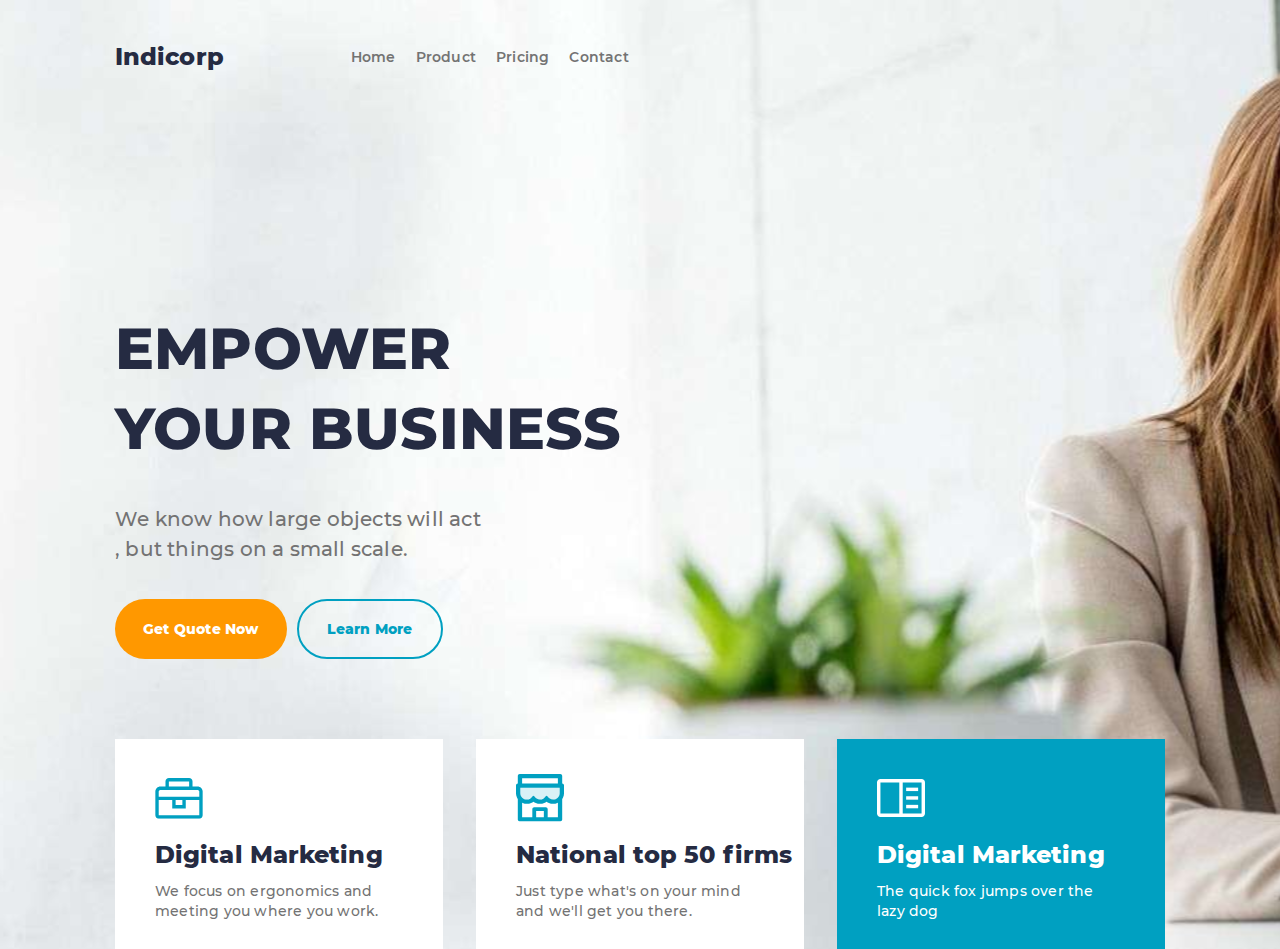
<file: dz2/index.html>
<!DOCTYPE html>
<html lang="en">

<head>
    <meta charset="UTF-8">
    <meta http-equiv="X-UA-Compatible" content="IE=edge">
    <meta name="viewport" content="width=device-width, initial-scale=1.0">

    <link rel="preconnect" href="https://fonts.googleapis.com">
    <link rel="preconnect" href="https://fonts.gstatic.com" crossorigin>
    <link href="https://fonts.googleapis.com/css2?family=Montserrat:wght@400;500;600;700;800&display=swap"
        rel="stylesheet">

    <link rel="stylesheet" href="./assets/css/style.css">
    <link rel="stylesheet" href="./assets/fonts/stylesheet.css">

    <title>Document</title>
</head>
<body>
<header class="header">
    <div class="container">
        <div class="header-row">
            <a class="logo" href="">Indicorp</a>
            <nav class="nav">
                <ul class="nav-list">
                    <li><a href="">Home</a></li>
                    <li><a href="">Product</a></li>
                    <li><a href="">Pricing</a></li>
                    <li><a href="">Contact</a></li>
                </ul>
            </nav>
        </div>
        <h1 class="header-title">EMPOWER YOUR BUSINESS</h1>
        <p class="header-text">We know how large objects will act , but things on a small scale.</p>
        <div class="buttons">
            <button type="button" class="button button-primary">Get Quote Now</button>
            <button type="button" class="button button-secondary">Learn More</button>
        </div>
        <div class="container-card">
            <div class="card">
                <img src="./assets/img/bag.svg" alt="bag">
                <h3>Digital Marketing</h3>
                <p>We focus on ergonomics and meeting you where you work. </p>
            </div>
            <div class="card">
                <img src="./assets/img/shop.svg" alt="shop">
                <h3>National top 50 firms</h3>
                <p>Just type what's on your mind and we'll get you there. </p>
            </div>
            <div class="card card3">
                <img src="./assets/img/book.svg" alt="book">
                <h3>Digital Marketing</h3>
                <p>The quick fox jumps over the lazy dog </p>
            </div>
        </div>
    </div>
    <!-- <div class="Features">
        <div class="container-features">
            <div class="main-content">
                <h2>WHY CHOOSE US</h2>
                <p>Problems trying to resolve the conflict between the two major realms of Classical physics: Newtonian
                    mechanics </p>
            </div>
            <div class="inf-box">
                <div class="box">
                    <img src="./assets/img/people.svg" alt="">
                    <h2>3K</h2>
                    <h5>CASES DONE</h5>
                </div>
                <div class="box">
                    <img src="./assets/img/line.svg" alt="">
                    <h2>45</h2>
                    <h5>HAPPY CUSTOMERS</h5>
                </div>
                <div class="box">
                    <img src="./assets/img/medal.svg" alt="">
                    <h2>12+</h2>
                    <h5>AWARD WINNING</h5>
                </div>
                <div class="box">
                    <img src="./assets/img/bag.svg" alt="">
                    <h2>1.5K</h2>
                    <h5>CASES DONE</h5>
                </div>
            </div>
        </div>
    </div>
     -->
</header>
<!-- <div class="Features2">
    <div class="container-features2">
        <div class="main-content2">
            <h2>Practice Advice</h2>
            <p>Problems trying to resolve the conflict between the two major realms of Classical physics: Newtonian
                mechanics </p>
        </div>
        <div class="inf-box2">
            <div class="box2">
                <h2>A single source of truth</h2>
                <h5>Newton thought that light was made up of particles, but then it was discovered </h5>
                <img src="./assets/img/foto1.jpg" alt="">
            </div>
            <div class="box2">
                <h2>Fastest way to organize</h2>
                <h5>“Quantum mechanics” is the description of the behaviour of matter</h5>
                <img src="./assets/img/foto2.jpg" alt="">
            </div>
            <div class="box2">
                <h2>Fastest way to take action</h2>
                <h5>They describe a universe consisting of bodies moving</h5>
                <img src="./assets/img/foto3.jpg" alt="">
            </div>
            <div class="box2">
                <h2>Work better together</h2>
                <h5>They finally obtained a consistent description of the behaviour </h5>
                <img src="./assets/img/foto4.jpg" alt="">
            </div>
        </div>
    </div>
</div> -->
</body>

</html>
</file>
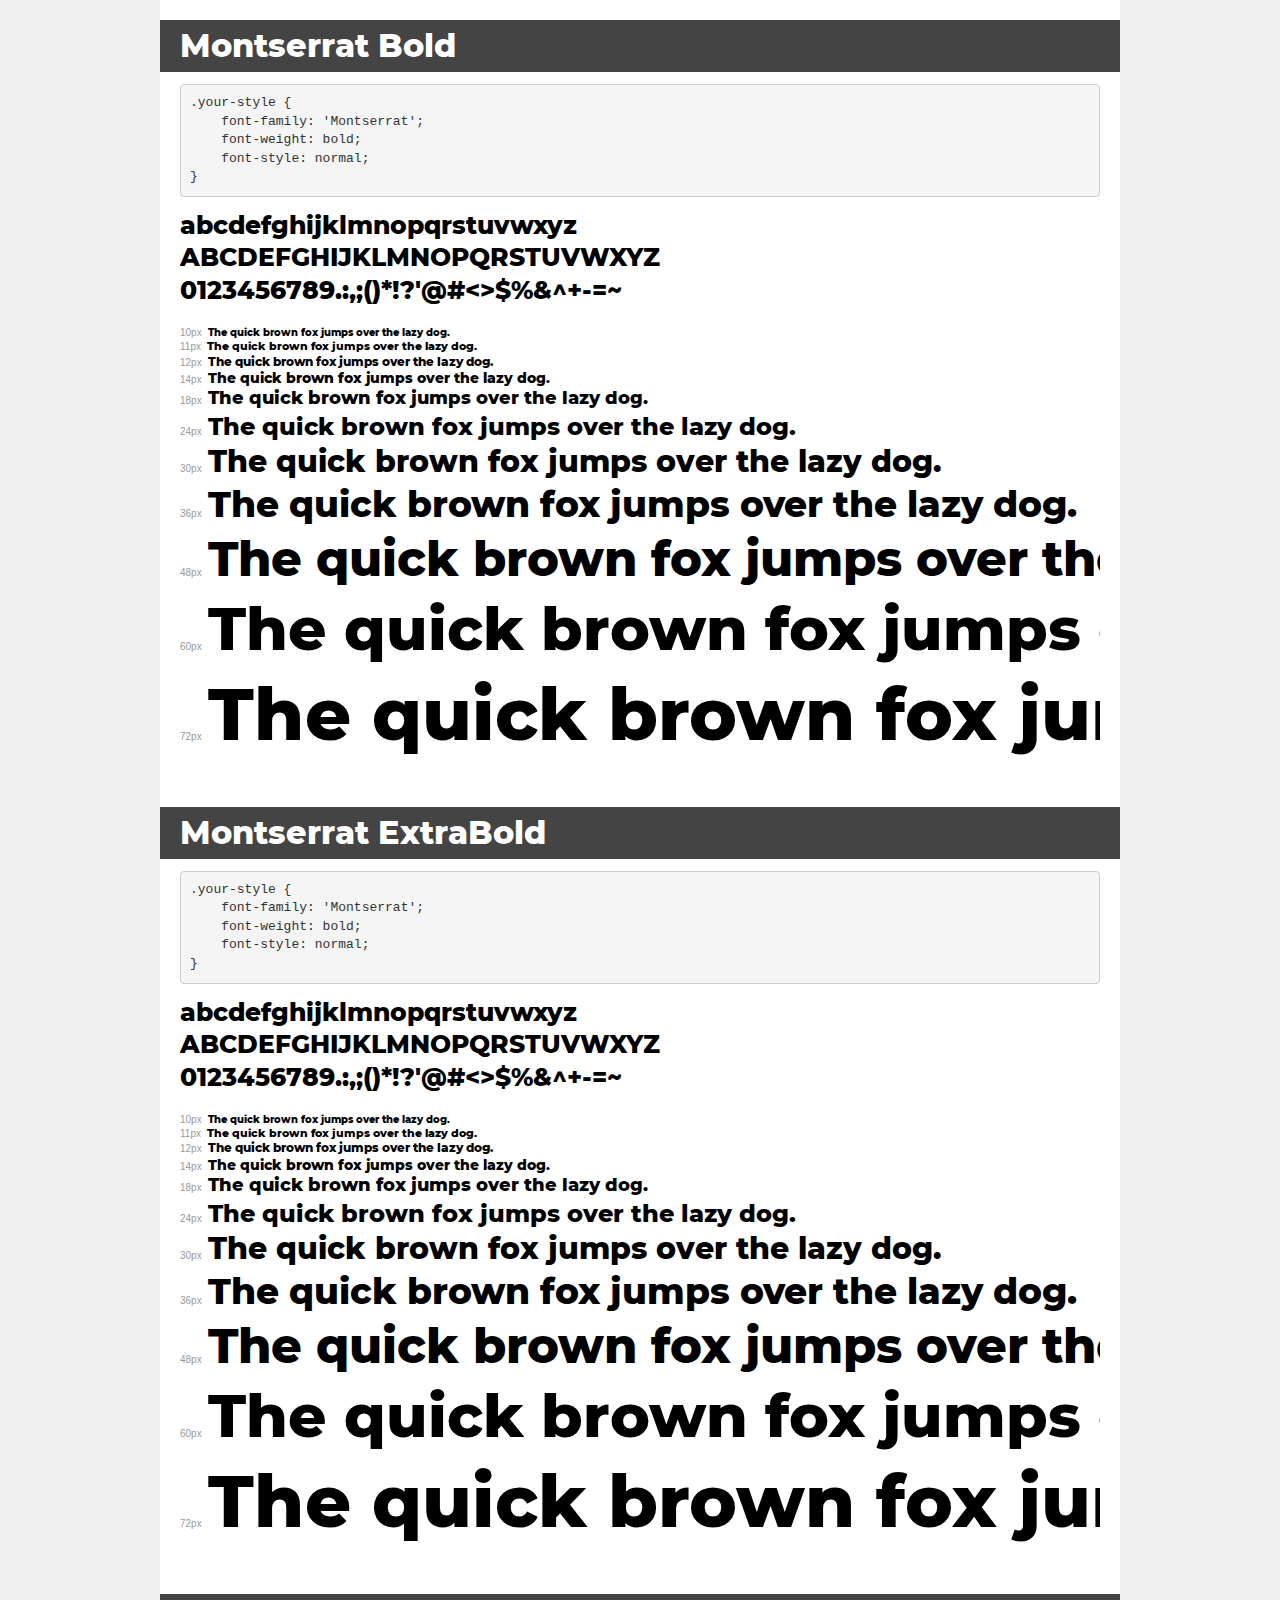
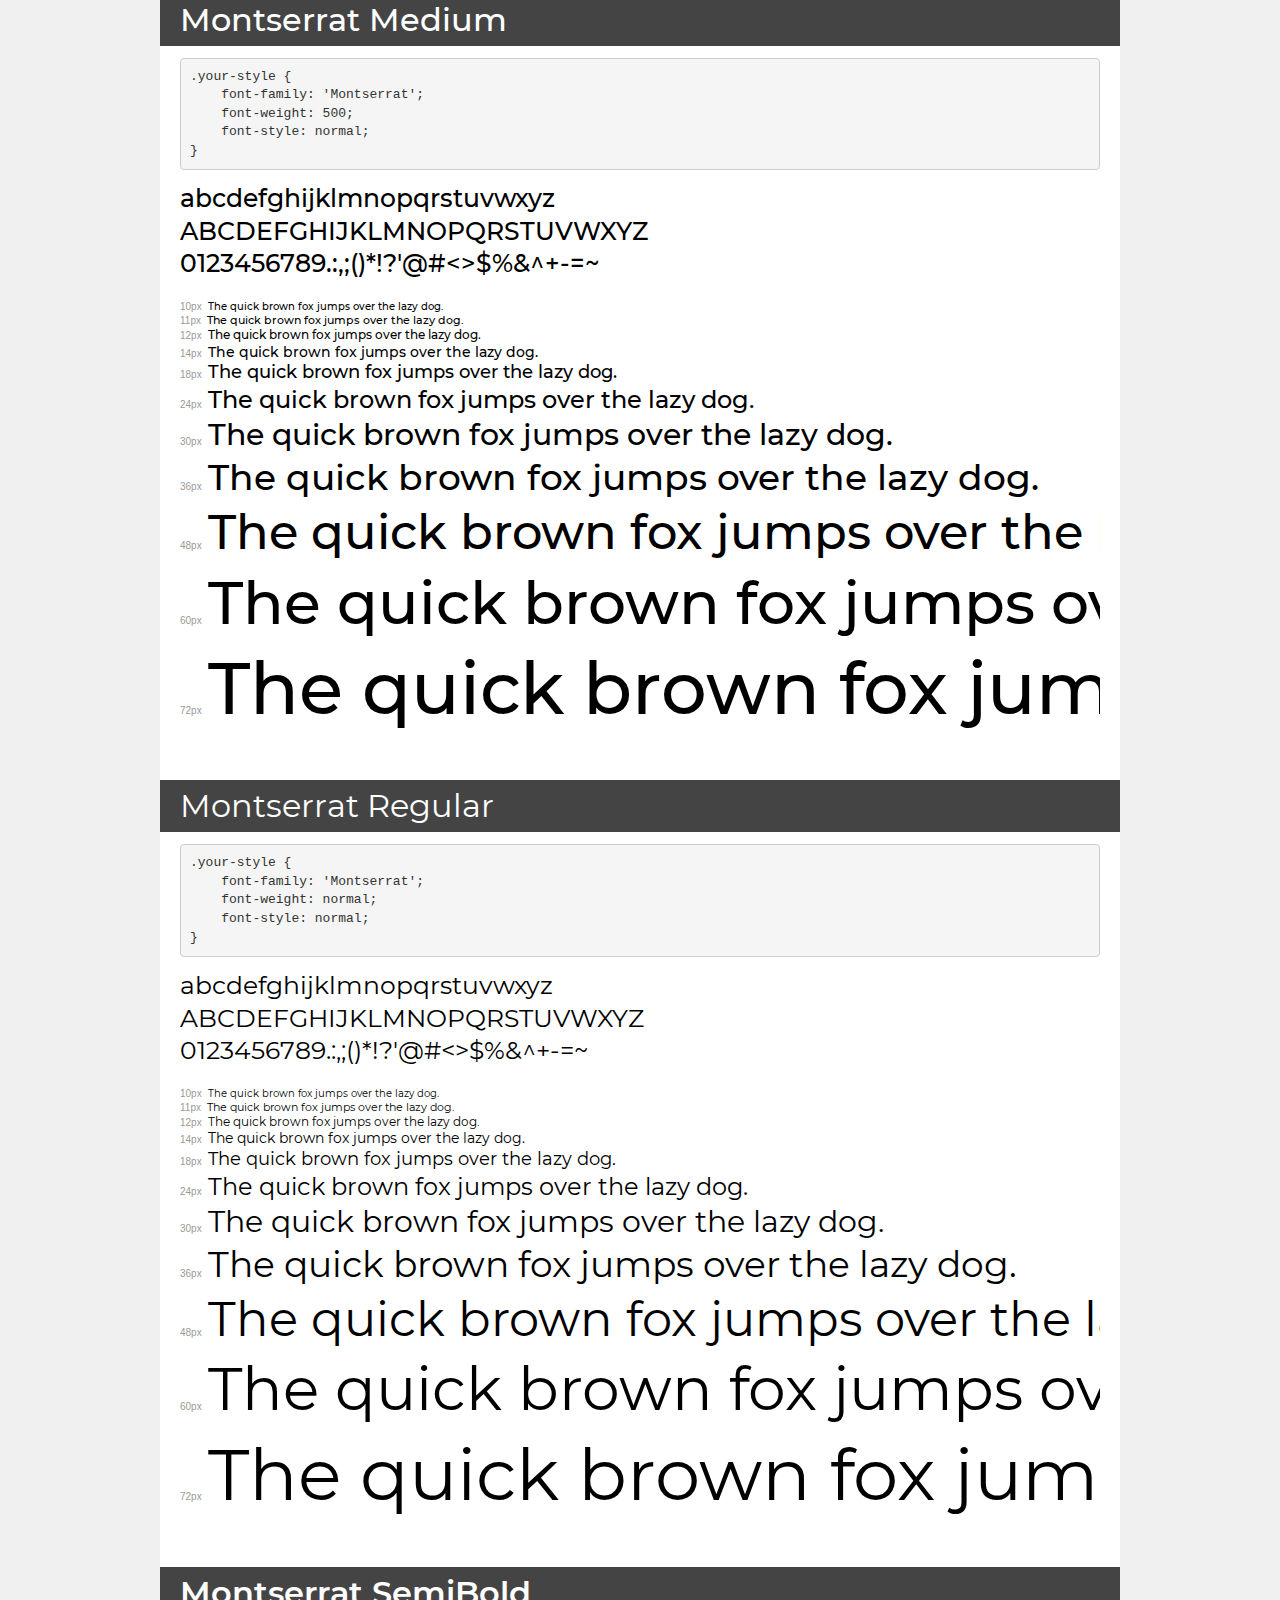
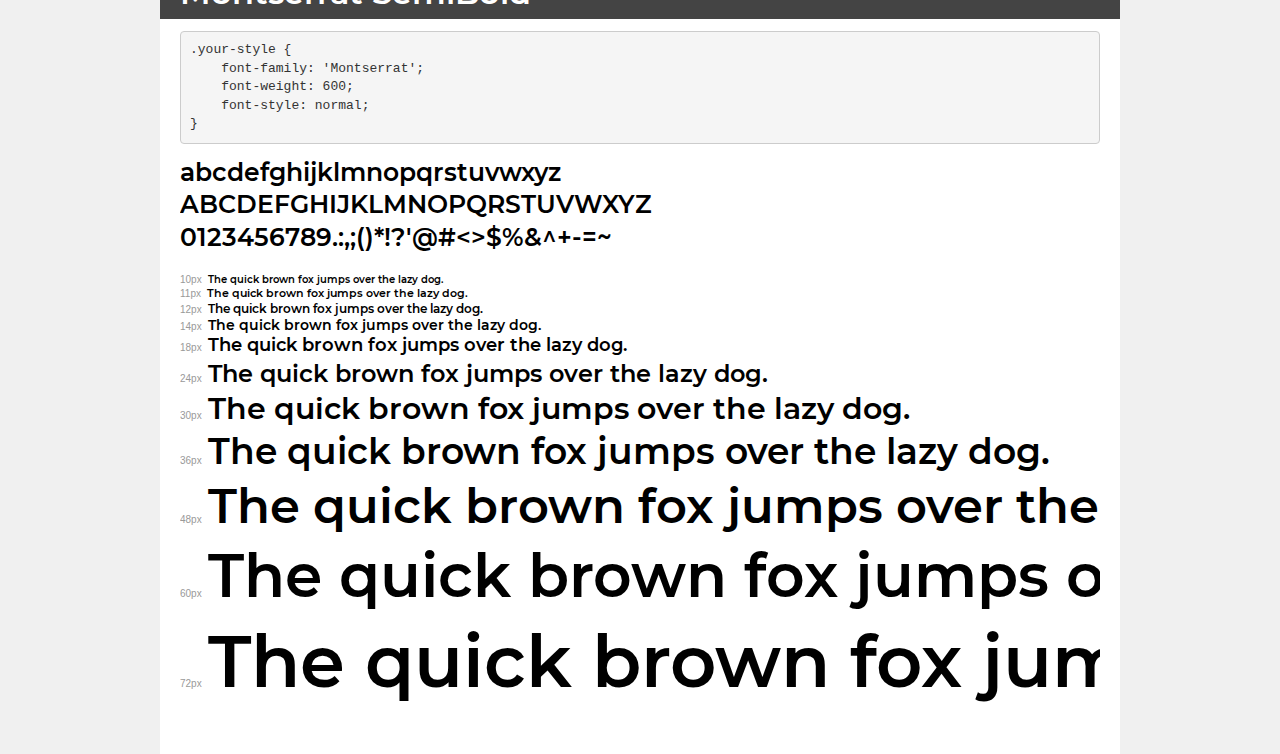
<file: dz2/assets/fonts/demo.html>
<!DOCTYPE html>
<html lang="en">
<head>
    <meta charset="utf-8">
    <meta http-equiv="X-UA-Compatible" content="IE=edge">
    <meta name="viewport" content="width=device-width, initial-scale=1">
    <meta name="robots" content="noindex, noarchive">
    <meta name="format-detection" content="telephone=no">
    <title>Transfonter demo</title>
    <link href="stylesheet.css" rel="stylesheet">
    <style>
        /*
        http://meyerweb.com/eric/tools/css/reset/
        v2.0 | 20110126
        License: none (public domain)
        */
        html, body, div, span, applet, object, iframe,
        h1, h2, h3, h4, h5, h6, p, blockquote, pre,
        a, abbr, acronym, address, big, cite, code,
        del, dfn, em, img, ins, kbd, q, s, samp,
        small, strike, strong, sub, sup, tt, var,
        b, u, i, center,
        dl, dt, dd, ol, ul, li,
        fieldset, form, label, legend,
        table, caption, tbody, tfoot, thead, tr, th, td,
        article, aside, canvas, details, embed,
        figure, figcaption, footer, header, hgroup,
        menu, nav, output, ruby, section, summary,
        time, mark, audio, video {
            margin: 0;
            padding: 0;
            border: 0;
            font-size: 100%;
            font: inherit;
            vertical-align: baseline;
        }
        /* HTML5 display-role reset for older browsers */
        article, aside, details, figcaption, figure,
        footer, header, hgroup, menu, nav, section {
            display: block;
        }
        body {
            line-height: 1;
        }
        ol, ul {
            list-style: none;
        }
        blockquote, q {
            quotes: none;
        }
        blockquote:before, blockquote:after,
        q:before, q:after {
            content: '';
            content: none;
        }
        table {
            border-collapse: collapse;
            border-spacing: 0;
        }
        /* demo styles */
        body {
            background: #f0f0f0;
            color: #000;
        }
        .page {
            background: #fff;
            width: 920px;
            margin: 0 auto;
            padding: 20px 20px 0 20px;
            overflow: hidden;
        }
        .font-container {
            overflow-x: auto;
            overflow-y: hidden;
            margin-bottom: 40px;
            line-height: 1.3;
            white-space: nowrap;
            padding-bottom: 5px;
        }
        h1 {
            position: relative;
            background: #444;
            font-size: 32px;
            color: #fff;
            padding: 10px 20px;
            margin: 0 -20px 12px -20px;
        }
        .letters {
            font-size: 25px;
            margin-bottom: 20px;
        }
        .s10:before {
            content: '10px';
        }
        .s11:before {
            content: '11px';
        }
        .s12:before {
            content: '12px';
        }
        .s14:before {
            content: '14px';
        }
        .s18:before {
            content: '18px';
        }
        .s24:before {
            content: '24px';
        }
        .s30:before {
            content: '30px';
        }
        .s36:before {
            content: '36px';
        }
        .s48:before {
            content: '48px';
        }
        .s60:before {
            content: '60px';
        }
        .s72:before {
            content: '72px';
        }
        .s10:before, .s11:before, .s12:before, .s14:before,
        .s18:before, .s24:before, .s30:before, .s36:before,
        .s48:before, .s60:before, .s72:before {
            font-family: Arial, sans-serif;
            font-size: 10px;
            font-weight: normal;
            font-style: normal;
            color: #999;
            padding-right: 6px;
        }
        pre {
            display: block;
            padding: 9px;
            margin: 0 0 12px;
            font-family: Monaco, Menlo, Consolas, "Courier New", monospace;
            font-size: 13px;
            line-height: 1.428571429;
            color: #333;
            font-weight: normal;
            font-style: normal;
            background-color: #f5f5f5;
            border: 1px solid #ccc;
            overflow-x: auto;
            border-radius: 4px;
        }
        /* responsive */
        @media (max-width: 959px) {
            .page {
                width: auto;
                margin: 0;
            }
        }
    </style>
</head>
<body>
<div class="page">
    <div class="demo">
        <h1 style="font-family: 'Montserrat'; font-weight: bold; font-style: normal;">Montserrat Bold</h1>
        <pre title="Usage">.your-style {
    font-family: 'Montserrat';
    font-weight: bold;
    font-style: normal;
}</pre>
        <div class="font-container" style="font-family: 'Montserrat'; font-weight: bold; font-style: normal;">
            <p class="letters">
                abcdefghijklmnopqrstuvwxyz<br>
ABCDEFGHIJKLMNOPQRSTUVWXYZ<br>
                0123456789.:,;()*!?'@#&lt;&gt;$%&^+-=~
            </p>
            <p class="s10" style="font-size: 10px;">The quick brown fox jumps over the lazy dog.</p>
            <p class="s11" style="font-size: 11px;">The quick brown fox jumps over the lazy dog.</p>
            <p class="s12" style="font-size: 12px;">The quick brown fox jumps over the lazy dog.</p>
            <p class="s14" style="font-size: 14px;">The quick brown fox jumps over the lazy dog.</p>
            <p class="s18" style="font-size: 18px;">The quick brown fox jumps over the lazy dog.</p>
            <p class="s24" style="font-size: 24px;">The quick brown fox jumps over the lazy dog.</p>
            <p class="s30" style="font-size: 30px;">The quick brown fox jumps over the lazy dog.</p>
            <p class="s36" style="font-size: 36px;">The quick brown fox jumps over the lazy dog.</p>
            <p class="s48" style="font-size: 48px;">The quick brown fox jumps over the lazy dog.</p>
            <p class="s60" style="font-size: 60px;">The quick brown fox jumps over the lazy dog.</p>
            <p class="s72" style="font-size: 72px;">The quick brown fox jumps over the lazy dog.</p>
        </div>
    </div>

    <div class="demo">
        <h1 style="font-family: 'Montserrat'; font-weight: bold; font-style: normal;">Montserrat ExtraBold</h1>
        <pre title="Usage">.your-style {
    font-family: 'Montserrat';
    font-weight: bold;
    font-style: normal;
}</pre>
        <div class="font-container" style="font-family: 'Montserrat'; font-weight: bold; font-style: normal;">
            <p class="letters">
                abcdefghijklmnopqrstuvwxyz<br>
ABCDEFGHIJKLMNOPQRSTUVWXYZ<br>
                0123456789.:,;()*!?'@#&lt;&gt;$%&^+-=~
            </p>
            <p class="s10" style="font-size: 10px;">The quick brown fox jumps over the lazy dog.</p>
            <p class="s11" style="font-size: 11px;">The quick brown fox jumps over the lazy dog.</p>
            <p class="s12" style="font-size: 12px;">The quick brown fox jumps over the lazy dog.</p>
            <p class="s14" style="font-size: 14px;">The quick brown fox jumps over the lazy dog.</p>
            <p class="s18" style="font-size: 18px;">The quick brown fox jumps over the lazy dog.</p>
            <p class="s24" style="font-size: 24px;">The quick brown fox jumps over the lazy dog.</p>
            <p class="s30" style="font-size: 30px;">The quick brown fox jumps over the lazy dog.</p>
            <p class="s36" style="font-size: 36px;">The quick brown fox jumps over the lazy dog.</p>
            <p class="s48" style="font-size: 48px;">The quick brown fox jumps over the lazy dog.</p>
            <p class="s60" style="font-size: 60px;">The quick brown fox jumps over the lazy dog.</p>
            <p class="s72" style="font-size: 72px;">The quick brown fox jumps over the lazy dog.</p>
        </div>
    </div>

    <div class="demo">
        <h1 style="font-family: 'Montserrat'; font-weight: 500; font-style: normal;">Montserrat Medium</h1>
        <pre title="Usage">.your-style {
    font-family: 'Montserrat';
    font-weight: 500;
    font-style: normal;
}</pre>
        <div class="font-container" style="font-family: 'Montserrat'; font-weight: 500; font-style: normal;">
            <p class="letters">
                abcdefghijklmnopqrstuvwxyz<br>
ABCDEFGHIJKLMNOPQRSTUVWXYZ<br>
                0123456789.:,;()*!?'@#&lt;&gt;$%&^+-=~
            </p>
            <p class="s10" style="font-size: 10px;">The quick brown fox jumps over the lazy dog.</p>
            <p class="s11" style="font-size: 11px;">The quick brown fox jumps over the lazy dog.</p>
            <p class="s12" style="font-size: 12px;">The quick brown fox jumps over the lazy dog.</p>
            <p class="s14" style="font-size: 14px;">The quick brown fox jumps over the lazy dog.</p>
            <p class="s18" style="font-size: 18px;">The quick brown fox jumps over the lazy dog.</p>
            <p class="s24" style="font-size: 24px;">The quick brown fox jumps over the lazy dog.</p>
            <p class="s30" style="font-size: 30px;">The quick brown fox jumps over the lazy dog.</p>
            <p class="s36" style="font-size: 36px;">The quick brown fox jumps over the lazy dog.</p>
            <p class="s48" style="font-size: 48px;">The quick brown fox jumps over the lazy dog.</p>
            <p class="s60" style="font-size: 60px;">The quick brown fox jumps over the lazy dog.</p>
            <p class="s72" style="font-size: 72px;">The quick brown fox jumps over the lazy dog.</p>
        </div>
    </div>

    <div class="demo">
        <h1 style="font-family: 'Montserrat'; font-weight: normal; font-style: normal;">Montserrat Regular</h1>
        <pre title="Usage">.your-style {
    font-family: 'Montserrat';
    font-weight: normal;
    font-style: normal;
}</pre>
        <div class="font-container" style="font-family: 'Montserrat'; font-weight: normal; font-style: normal;">
            <p class="letters">
                abcdefghijklmnopqrstuvwxyz<br>
ABCDEFGHIJKLMNOPQRSTUVWXYZ<br>
                0123456789.:,;()*!?'@#&lt;&gt;$%&^+-=~
            </p>
            <p class="s10" style="font-size: 10px;">The quick brown fox jumps over the lazy dog.</p>
            <p class="s11" style="font-size: 11px;">The quick brown fox jumps over the lazy dog.</p>
            <p class="s12" style="font-size: 12px;">The quick brown fox jumps over the lazy dog.</p>
            <p class="s14" style="font-size: 14px;">The quick brown fox jumps over the lazy dog.</p>
            <p class="s18" style="font-size: 18px;">The quick brown fox jumps over the lazy dog.</p>
            <p class="s24" style="font-size: 24px;">The quick brown fox jumps over the lazy dog.</p>
            <p class="s30" style="font-size: 30px;">The quick brown fox jumps over the lazy dog.</p>
            <p class="s36" style="font-size: 36px;">The quick brown fox jumps over the lazy dog.</p>
            <p class="s48" style="font-size: 48px;">The quick brown fox jumps over the lazy dog.</p>
            <p class="s60" style="font-size: 60px;">The quick brown fox jumps over the lazy dog.</p>
            <p class="s72" style="font-size: 72px;">The quick brown fox jumps over the lazy dog.</p>
        </div>
    </div>

    <div class="demo">
        <h1 style="font-family: 'Montserrat'; font-weight: 600; font-style: normal;">Montserrat SemiBold</h1>
        <pre title="Usage">.your-style {
    font-family: 'Montserrat';
    font-weight: 600;
    font-style: normal;
}</pre>
        <div class="font-container" style="font-family: 'Montserrat'; font-weight: 600; font-style: normal;">
            <p class="letters">
                abcdefghijklmnopqrstuvwxyz<br>
ABCDEFGHIJKLMNOPQRSTUVWXYZ<br>
                0123456789.:,;()*!?'@#&lt;&gt;$%&^+-=~
            </p>
            <p class="s10" style="font-size: 10px;">The quick brown fox jumps over the lazy dog.</p>
            <p class="s11" style="font-size: 11px;">The quick brown fox jumps over the lazy dog.</p>
            <p class="s12" style="font-size: 12px;">The quick brown fox jumps over the lazy dog.</p>
            <p class="s14" style="font-size: 14px;">The quick brown fox jumps over the lazy dog.</p>
            <p class="s18" style="font-size: 18px;">The quick brown fox jumps over the lazy dog.</p>
            <p class="s24" style="font-size: 24px;">The quick brown fox jumps over the lazy dog.</p>
            <p class="s30" style="font-size: 30px;">The quick brown fox jumps over the lazy dog.</p>
            <p class="s36" style="font-size: 36px;">The quick brown fox jumps over the lazy dog.</p>
            <p class="s48" style="font-size: 48px;">The quick brown fox jumps over the lazy dog.</p>
            <p class="s60" style="font-size: 60px;">The quick brown fox jumps over the lazy dog.</p>
            <p class="s72" style="font-size: 72px;">The quick brown fox jumps over the lazy dog.</p>
        </div>
    </div>

</div>
</body>
</html>
</file>
<file: dz2/assets/css/style.css>
*{
    box-sizing: border-box;
    margin: 0;
    padding: 0;
}

html{
    font-family: Montserrat;
    font-style: normal;
    font-weight: 600;
    font-size: 14px;
    line-height: 24px;
    letter-spacing: 0.2px;
    color: #737373;


}
/* заголовок */
.container{
    margin: 0 auto;
    max-width: 1080px;
    padding: 0 15px;
}

.header{
    background: #FAFAFA;
    background-image:url(../img/cover.svg);
    background-repeat: no-repeat;
    background-size: cover;
}

.header-row {
    display: flex;
    align-items: center;
    padding: 35px 0;
    margin-bottom: 120px;
    padding-top: 40px;
}

.logo{
    font-size: 24px;
    line-height: 32px;
    letter-spacing: 0.1px;
    text-decoration: none;
    color: #252B42;
    font-weight: bold;
}

.nav{
    margin-left: 117px;
}

.nav-list{
    list-style: none;
    display:flex;
}

.nav-list a{
    padding: 5px 10px;
    text-decoration: none;
    color: #737373;
    display: inline-block;
}
/* заголовок  */

/* Основной текст */

.header-title{
    font-family: Montserrat;
    font-style: normal;
    font-weight: 800;
    font-size: 58px;
    line-height: 80px;
    letter-spacing: 0.2px;
    color: #252B42;
    margin-bottom: 35px;
    max-width: 509px;
    padding-top: 80px;
}

.header-text{
    font-weight: 500;
    font-size: 20px;
    line-height: 30px;
    margin-bottom: 35px;
    max-width: 376px
}



.buttons{
    display: flex;
    margin-bottom: 80px;
}

.button{
    background-color: #ff9800;
    border: none;
    padding: 14px 28px;
    cursor: pointer;
    border-radius: 37px;
    color: white;
    font-size: 14px;
    font-family: Montserrat;
    font-weight: bold;
    line-height: 28px;
    letter-spacing: 0.2px;
}

.button-test:hover{
    background: #e68a00; 
}

.button-secondary{
    background-color: transparent;
    border: 2px solid #00A0C1;
    color:#00A0C1;
    margin-left: 10px;   
}

.button-test2:hover{
    border-color:#00FFFF;
}

.container-card{
    display: flex;
    align-items: center;
    justify-content: space-between;

}

.card{
    width: 328px;
    max-height: 210px;
    background: white;
    padding: 35px 40px;
}

.card img{
    width: 48px;
    height: 48px;
    margin-bottom: 10px;
}

.card h3{
    font-weight: bold;
    font-size: 24px;
    line-height: 32px;
    letter-spacing: 0.1px;
    color: #252B42;
    margin-bottom: 10px;
    width: 280px;
}

.card p{
    font-weight: 500;
    font-size: 14px;
    line-height: 20px;
    letter-spacing: 0.2px;
    color: #737373;
}

.card3{
    background: #00A0C1;
}

.card3 h3{
    color: #FFFFFF;
}

.card3 p{
    color: #FFFFFF
}

@media (max-width:416px) {
    .container{
        margin: 0 auto;
        max-width: 329px;
        padding: 0 43px;
    }

    .header-row {
        flex-direction: column;
        align-items: flex-start;
    }

    .logo{
        margin-bottom: 80px;
    }

    .nav{
        margin:0px auto;
    }

    .nav-list{
        flex-direction: column;
        align-items: center;
    }

    .nav-list a{
        font-size: 30px;
        line-height: 45px;
        font-weight: normal;
    }

    .header-title{
        font-size: 40px;
        line-height: 57px;
        text-align: center;
        letter-spacing: 0.2px;
    }
    
    .header-text{
        text-align: center;
    }

    .buttons{
        flex-direction: column;
    }

    .button{
        display: flex;
        flex-direction: column;
        align-items: center;
        padding: 10px 36px;
        margin-bottom: 25px;
    }

    .button-secondary{
       margin: 0 15px; 
    }

    .container-card{
       flex-direction: column;
    
    }

    .card{
       margin: 30px 0;
    }




    
}

/* .Features{
    max-width: 1440px;
    height: 526px;
    background: #FAFAFA;
    margin: 0 auto;
}

.container-features{
    display: flex;
    flex-direction: column;
    align-items: center;
    padding: 0 195px;
    position: absolute;   
}

.main-content{
    position: static;
    width: 864px;
    height: 107px;
}

.main-content h2{
    font-size: 40px;
    color: #252B42;
}

.main-content p{
    font-weight: 500;
    font-size: 14px;
    line-height: 20px;
    margin: 10px 176.5px 0px ;
}

.inf-box{
    display: flex;
    flex-direction: row;
    align-items: flex-start;
    width: 1049px;
    padding-top: 50px;;
 
}

.box {
    background-color: white;
    width: 241px;
    height: 209px;
    margin-left: 30px;
    display: flex;
    flex-direction: column;
    align-items: center;
}

.inf-box img{
    margin-top: 30px;
}

.inf-box h2{
    font-size: 40px;
    line-height: 57px;
    color: #252B42;
    margin: 15px 0;
}

.inf-box h5{
    font-size: 16px;
    color: #737373;
    margin:0px;

}

.Features2{
    width: 1440px;
    height:700px;
    background: #FAFAFA;
    margin: 0 auto;
}

.container-features2{
    display: flex;
    flex-direction: column;
    align-items: center;
    padding: 0 195px; 
}

.main-content2 h2{
    font-family: Montserrat;
    font-style: normal;
    font-weight: bold;
    font-size: 40px;
    line-height: 57px;
    letter-spacing: 0.2px;
    color: #252B42;
    font-size: 40px;
}

.main-content2 p{
    font-weight: 500;
    line-height: 20px;
    margin: 10px 176.5px 0px ;
}


.inf-box2{
    display: flex;
    padding-top: 45px;
}

.box2 {
    background-color: white;
    width: 238px;
    height: 341px;
    margin-left: 30px;
    display: flex;
    flex-direction: column;
    align-items: center;
}

.box2 h2{
    font-size: 16px;
    letter-spacing: 0.1px;
    /* text-color */
    /* color: #252B42;
    width: 135px;
    text-align: left;
}

.box2 h5{
    width: 160px;
    font-weight: 500;
    font-size: 14px;
    line-height: 20px;
} */ */
</file>
<file: dz2/assets/fonts/stylesheet.css>
@font-face {
    font-family: 'Montserrat';
    src: url('[data-uri]') format('woff');
    font-weight: bold;
    font-style: normal;
    font-display: swap;
}

@font-face {
    font-family: 'Montserrat';
    src: url('[data-uri]') format('woff');
    font-weight: bold;
    font-style: normal;
    font-display: swap;
}

@font-face {
    font-family: 'Montserrat';
    src: url('[data-uri]') format('woff');
    font-weight: 500;
    font-style: normal;
    font-display: swap;
}

@font-face {
    font-family: 'Montserrat';
    src: url('[data-uri]') format('woff');
    font-weight: normal;
    font-style: normal;
    font-display: swap;
}

@font-face {
    font-family: 'Montserrat';
    src: url('[data-uri]') format('woff');
    font-weight: 600;
    font-style: normal;
    font-display: swap;
}
</file>
